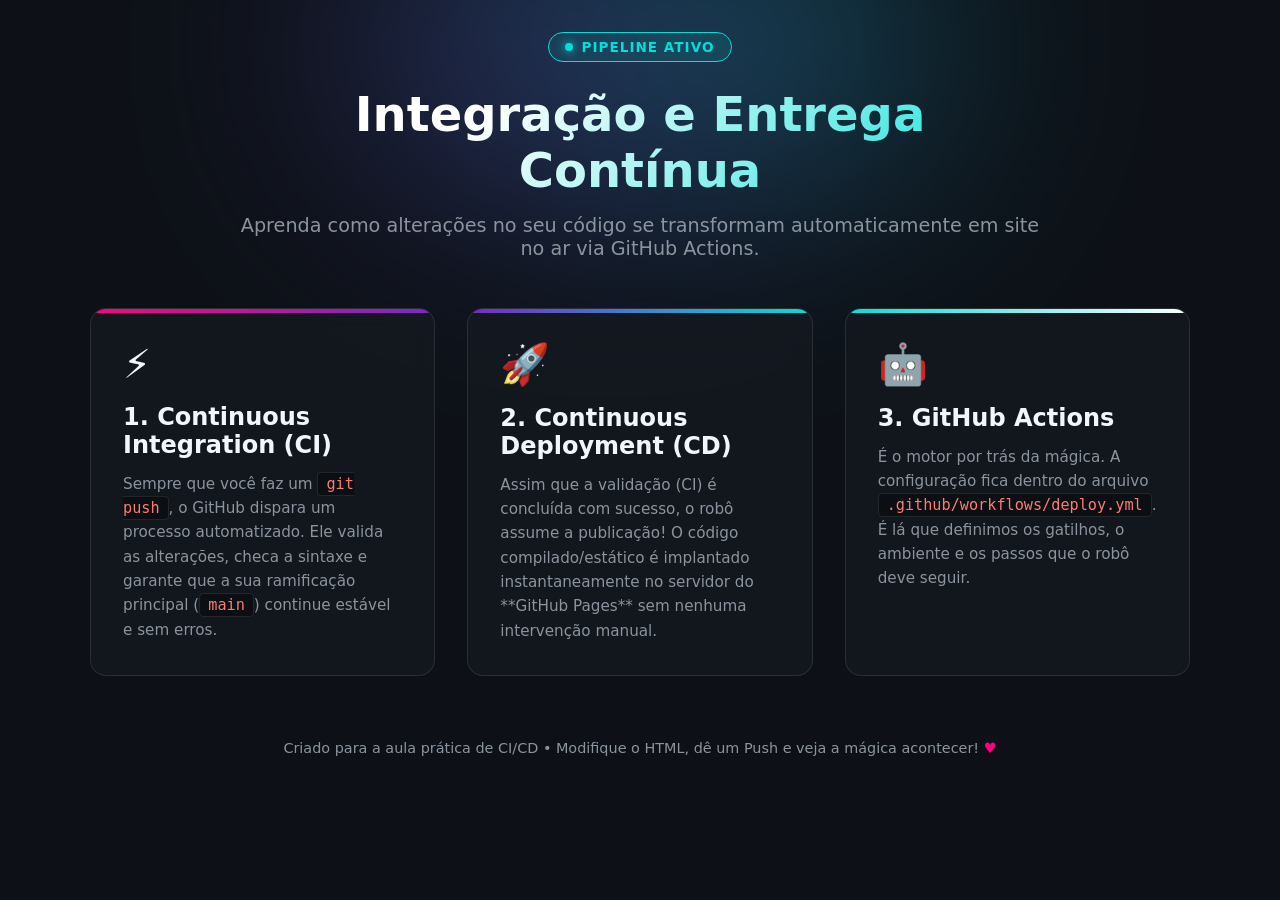
<file: index.html>
<!DOCTYPE html>
<html lang="pt-br">

<head>
    <meta charset="UTF-8">
    <meta name="viewport" content="width=device-width, initial-scale=1.0">
    <title>Desmisficando o CI CD</title>
    <link rel="stylesheet" href="style.css">
</head>

<body>
    <div class="glow-bg"></div>

    <header>
        <div class="status-badge">
            <span class="pulse-dot"></span> Pipeline Ativo
        </div>
        <h1>Integração e Entrega Contínua</h1>
        <p>Aprenda como alterações no seu código se transformam automaticamente em site no ar via GitHub Actions.</p>
    </header>

    <main class="grid-container">
        <!-- CI Card -->
        <div class="card ci">
            <div class="card-icon">⚡</div>
            <h2>1. Continuous Integration (CI)</h2>
            <p>Sempre que você faz um <span class="code-pill">git push</span>, o GitHub dispara um processo
                automatizado. Ele valida as alterações, checa a sintaxe e garante que a sua ramificação principal (<span
                    class="code-pill">main</span>) continue estável e sem erros.</p>
        </div>

        <!-- CD Card -->
        <div class="card cd">
            <div class="card-icon">🚀</div>
            <h2>2. Continuous Deployment (CD)</h2>
            <p>Assim que a validação (CI) é concluída com sucesso, o robô assume a publicação! O código
                compilado/estático é implantado instantaneamente no servidor do **GitHub Pages** sem nenhuma intervenção
                manual.</p>
        </div>

        <!-- GitHub Actions Card -->
        <div class="card actions">
            <div class="card-icon">🤖</div>
            <h2>3. GitHub Actions</h2>
            <p>É o motor por trás da mágica. A configuração fica dentro do arquivo <span
                    class="code-pill">.github/workflows/deploy.yml</span>. É lá que definimos os gatilhos, o ambiente e
                os passos que o robô deve seguir.</p>
        </div>
    </main>

    <footer>
        <p>Criado para a aula prática de CI/CD • Modifique o HTML, dê um Push e veja a mágica acontecer! <span>♥</span>
        </p>
    </footer>
</body>

</html>
</file>
<file: style.css>
:root {
  --bg-color: #0d1117;
  --card-bg: rgba(22, 27, 34, 0.7);
  --border-color: rgba(255, 255, 255, 0.1);
  --primary-glow: #7928ca;
  --secondary-glow: #00dfd8;
  --accent-pink: #ff0080;
  --text-main: #f0f6fc;
  --text-muted: #8b949e;
}

* {
  box-sizing: border-box;
  margin: 0;
  padding: 0;
  font-family:
    "Segoe UI",
    system-ui,
    -apple-system,
    sans-serif;
}

body {
  background-color: var(--bg-color);
  color: var(--text-main);
  min-height: 100vh;
  display: flex;
  flex-direction: column;
  align-items: center;
  padding: 2rem 1rem;
  overflow-x: hidden;
}

/* Efeito de luz ao fundo */
.glow-bg {
  position: absolute;
  top: -100px;
  left: 50%;
  transform: translateX(-50%);
  width: 600px;
  height: 300px;
  background: linear-gradient(
    45deg,
    var(--primary-glow),
    var(--secondary-glow)
  );
  filter: blur(120px);
  opacity: 0.4;
  z-index: -1;
  border-radius: 50%;
}

header {
  text-align: center;
  margin-bottom: 3rem;
  max-width: 800px;
}

header h1 {
  font-size: 3rem;
  font-weight: 800;
  background: linear-gradient(135deg, #fff 30%, var(--secondary-glow));
  -webkit-background-clip: text;
  -webkit-text-fill-color: transparent;
  margin-bottom: 1rem;
}

header p {
  color: var(--text-muted);
  font-size: 1.2rem;
}

.status-badge {
  display: inline-flex;
  align-items: center;
  gap: 8px;
  background: rgba(0, 223, 216, 0.1);
  border: 1px solid var(--secondary-glow);
  color: var(--secondary-glow);
  padding: 6px 16px;
  border-radius: 20px;
  font-size: 0.85rem;
  font-weight: 600;
  margin-bottom: 1.5rem;
  text-transform: uppercase;
  letter-spacing: 1px;
}

.pulse-dot {
  width: 8px;
  height: 8px;
  background-color: var(--secondary-glow);
  border-radius: 50%;
  box-shadow: 0 0 10px var(--secondary-glow);
  animation: pulse 1.5s infinite;
}

@keyframes pulse {
  0% {
    opacity: 1;
    transform: scale(1);
  }
  50% {
    opacity: 0.4;
    transform: scale(1.2);
  }
  100% {
    opacity: 1;
    transform: scale(1);
  }
}

.grid-container {
  display: grid;
  grid-template-columns: repeat(auto-fit, minmax(300px, 1fr));
  gap: 2rem;
  max-width: 1100px;
  width: 100%;
}

.card {
  background: var(--card-bg);
  border: 1px solid var(--border-color);
  border-radius: 16px;
  padding: 2rem;
  backdrop-filter: blur(10px);
  transition:
    transform 0.3s ease,
    border-color 0.3s ease,
    box-shadow 0.3s ease;
  position: relative;
  overflow: hidden;
}

.card:hover {
  transform: translateY(-5px);
  border-color: rgba(255, 255, 255, 0.3);
  box-shadow: 0 10px 30px rgba(0, 0, 0, 0.5);
}

.card::before {
  content: "";
  position: absolute;
  top: 0;
  left: 0;
  width: 100%;
  height: 4px;
}

.card.ci::before {
  background: linear-gradient(90deg, var(--accent-pink), var(--primary-glow));
}
.card.cd::before {
  background: linear-gradient(
    90deg,
    var(--primary-glow),
    var(--secondary-glow)
  );
}
.card.actions::before {
  background: linear-gradient(90deg, var(--secondary-glow), #fff);
}

.card-icon {
  font-size: 2.5rem;
  margin-bottom: 1rem;
}

.card h2 {
  font-size: 1.5rem;
  margin-bottom: 0.8rem;
}

.card p {
  color: var(--text-muted);
  line-height: 1.6;
  font-size: 0.95rem;
}

.code-pill {
  background: rgba(0, 0, 0, 0.4);
  border: 1px solid var(--border-color);
  padding: 2px 8px;
  border-radius: 4px;
  font-family: monospace;
  color: #ff7b72;
}

footer {
  margin-top: 4rem;
  color: var(--text-muted);
  font-size: 0.9rem;
  text-align: center;
}

footer span {
  color: var(--accent-pink);
}
</file>
